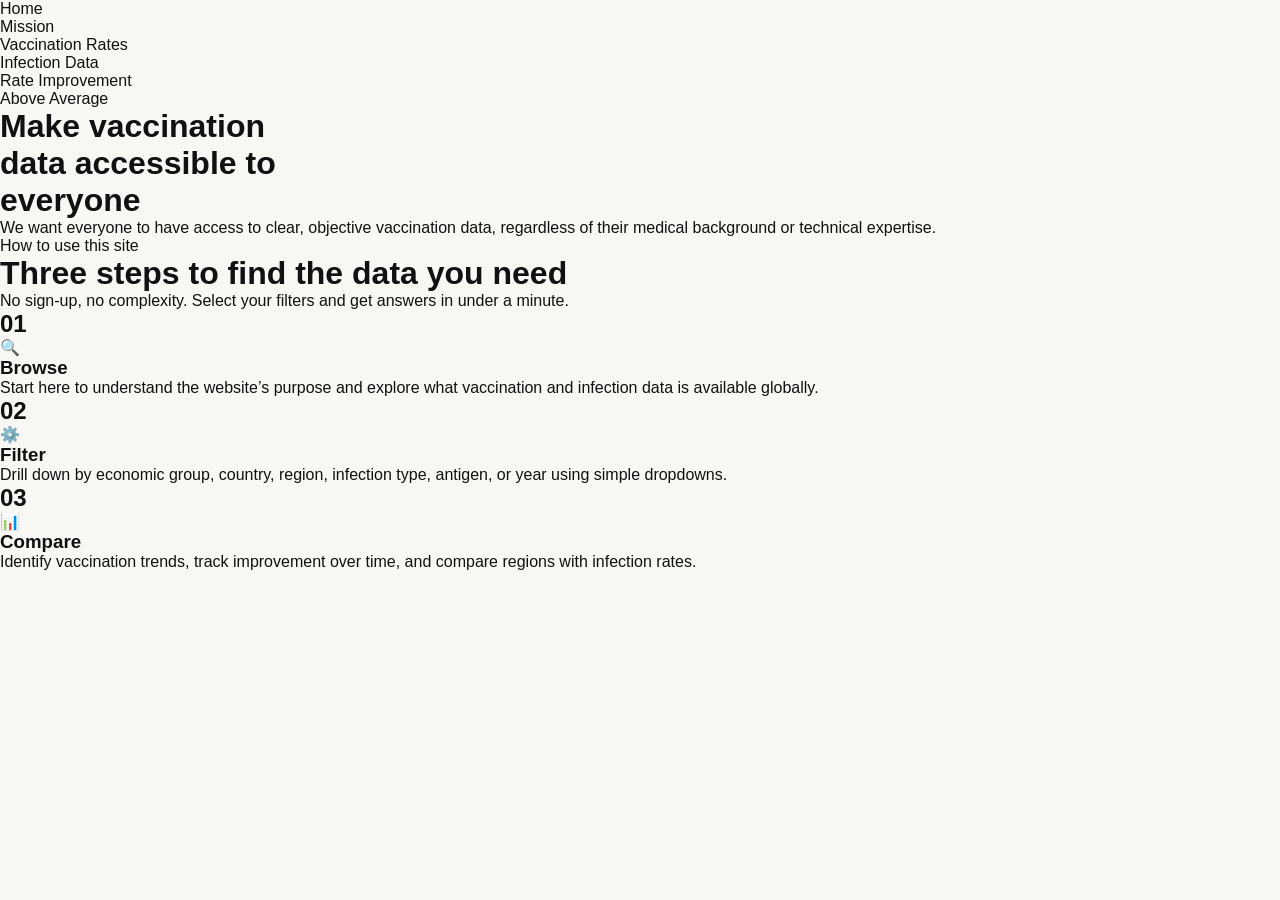
<file: mission.html>
<!doctype html>
<html lang="en">
  <head>
    <meta charset="UTF-8" />
    <meta name="viewport" content="width=device-width, initial-scale=1.0" />
    <title>Document</title>
    <link rel="preconnect" href="https://fonts.googleapis.com" />
    <link
      href="https://fonts.googleapis.com/css2?family=Poppins:wght@300;400;500;700&display=swap"
      rel="stylesheet"
    />
    <link rel="stylesheet" href="./style.css" />
  </head>
  <body>
    <div id="main">
      <!-- Header  -->
      <div id="header">
        <ul id="nav">
          <li><a href="">Home</a></li>
          <li><a href="mission.html" class="active">Mission</a></li>
          <li><a href="">Vaccination Rates</a></li>
          <li><a href="">Infection Data</a></li>
          <li><a href="">Rate Improvement</a></li>
          <li><a href="">Above Average</a></li>
        </ul>
      </div>
      <!-- End header  -->

      <!-- Page 1 -->
      <div id="content_lv1A-page1">
        <div class="decor-circle">
          <div class="dc circle1"></div>
          <div class="dc circle2"></div>
          <div class="dc circle3"></div>
          <div class="dc circle4"></div>
          <div class="dc circle5"></div>
        </div>

        <div class="lv1A-page1_word">
          <h1>
            Make vaccination <br />
            data <span>accessible to</span> <br />
            <span>everyone</span>
          </h1>

          <p class="word_sub">
            We want everyone to have access to clear, objective vaccination
            data, regardless of their medical background or technical expertise.
          </p>
        </div>
      </div>
      <!-- End page 1 -->

      <!-- Page 2 -->
      <div id="content_lv1A-page2">
        <p class="small-title">How to use this site</p>
        <h1>Three steps to find the data you need</h1>
        <p class="sub-title">
          No sign-up, no complexity. Select your filters and get answers in
          under a minute.
        </p>

        <div class="show-card">
          <div class="card card1">
            <h2>01</h2>
            <div class="icon">🔍</div>
            <h3>Browse</h3>
            <p>
              Start here to understand the website’s purpose and explore what
              vaccination and infection data is available globally.
            </p>
          </div>

          <div class="card card2">
            <h2>02</h2>
            <div class="icon">⚙️</div>
            <h3>Filter</h3>
            <p>
              Drill down by economic group, country, region, infection type,
              antigen, or year using simple dropdowns.
            </p>
          </div>

          <div class="card card3">
            <h2>03</h2>
            <div class="icon">📊</div>
            <h3>Compare</h3>
            <p>
              Identify vaccination trends, track improvement over time, and
              compare regions with infection rates.
            </p>
          </div>

          <div class="circlepage2 circle1-page2"></div>
          <div class="circlepage2 circle2-page2"></div>
        </div>
      </div>
      <!-- End page 2 -->

      <!-- Page 3 -->
      <div id="content_lv1A-page2"></div>
    </div>
  </body>
</html>
</file>
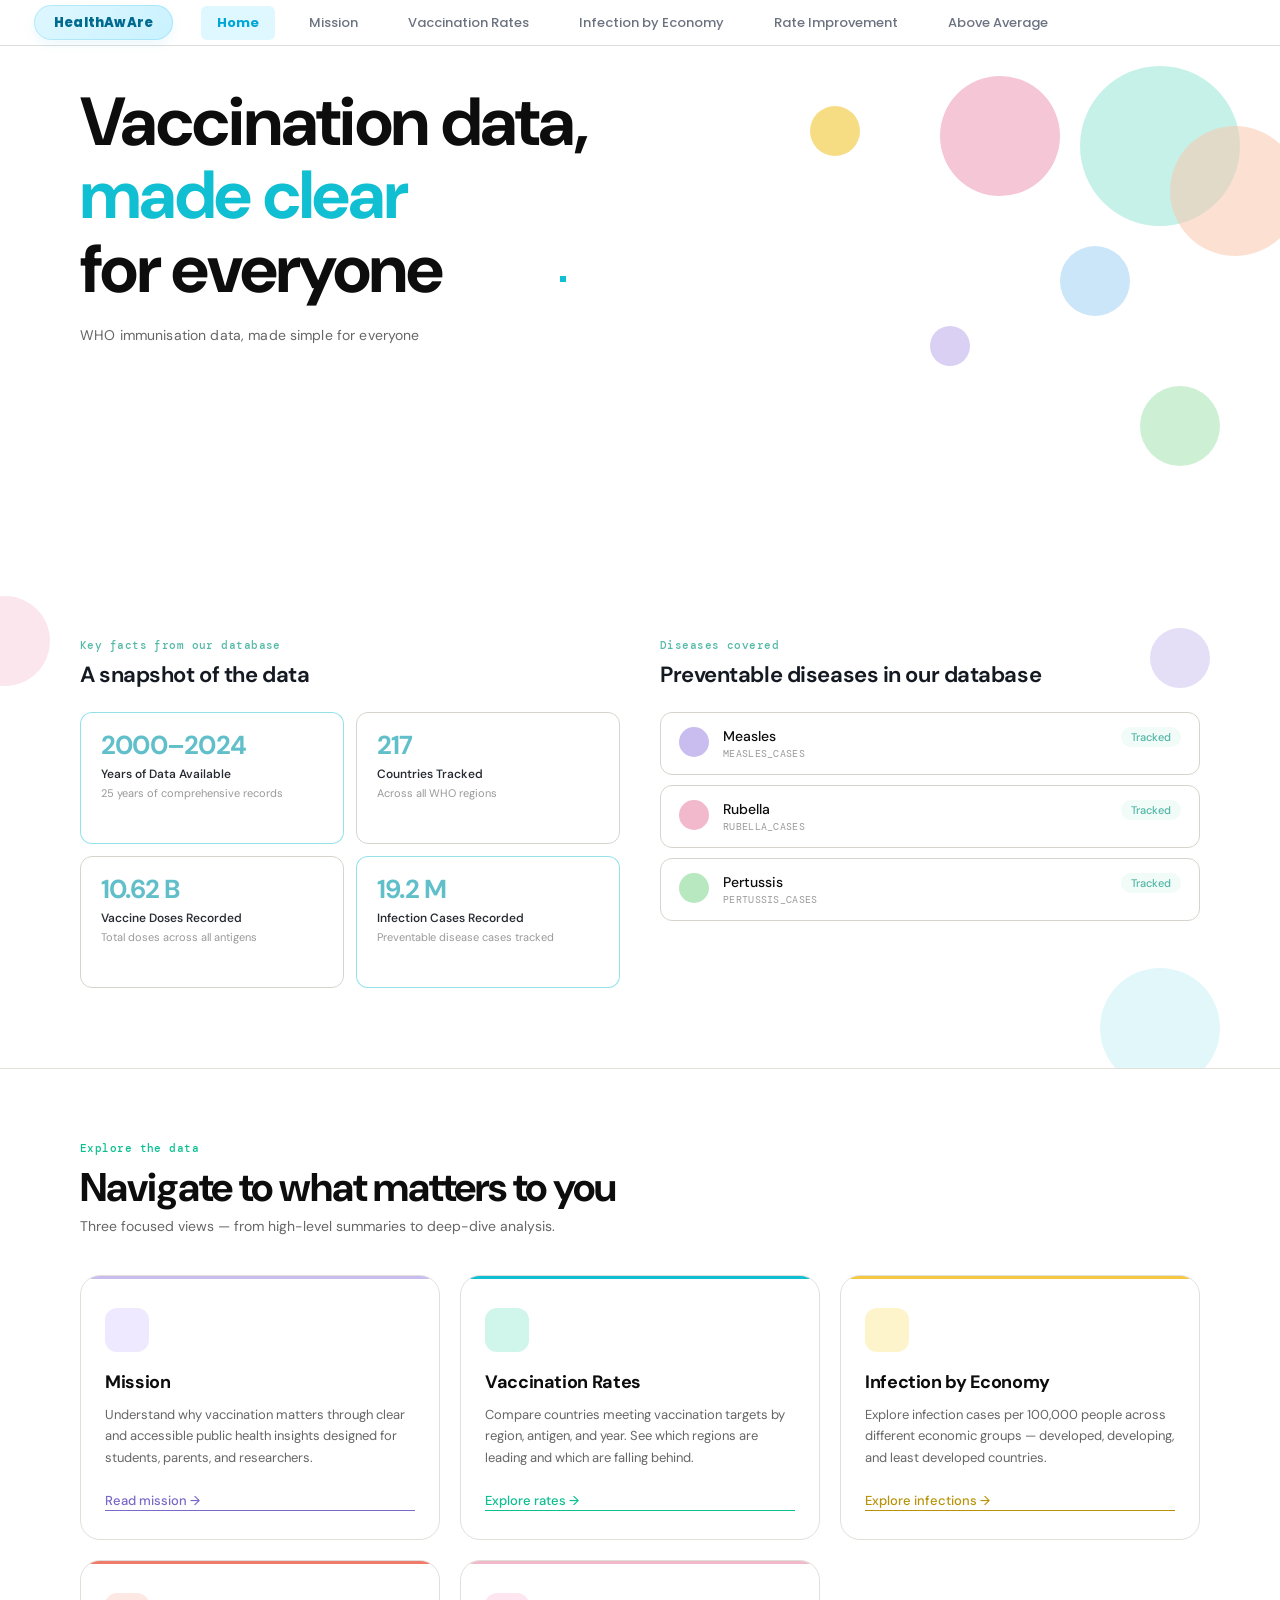
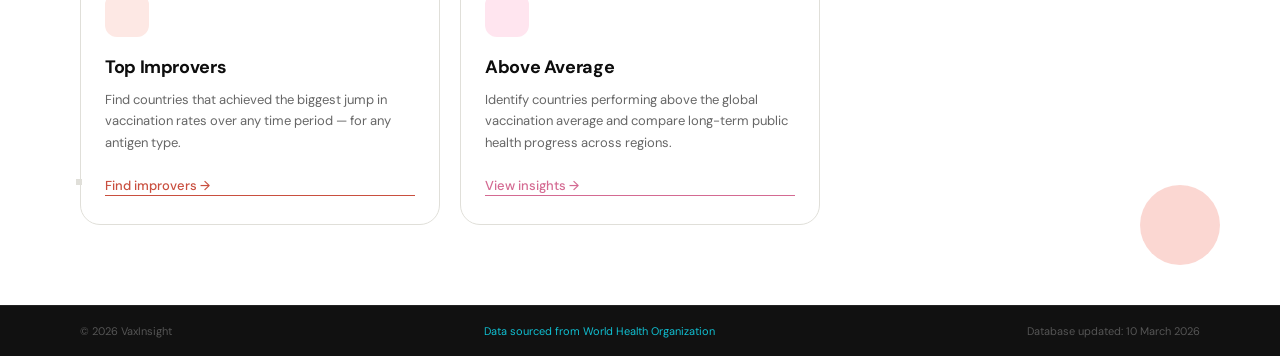
<file: Webpage1.html>
<!DOCTYPE html>
<html lang="en">
<head>
  <meta charset="UTF-8" />
  <meta name="viewport" content="width=device-width, initial-scale=1.0" />
  <title>VaxInsight — Vaccination data, made clear for everyone</title>
  <link rel="preconnect" href="https://fonts.googleapis.com" />
  <link rel="preconnect" href="https://fonts.gstatic.com" crossorigin />
  <link href="https://fonts.googleapis.com/css2?family=Instrument+Serif:ital@0;1&family=DM+Sans:ital,opsz,wght@0,9..40,300;0,9..40,400;0,9..40,500;0,9..40,600;0,9..40,700;1,9..40,300&family=DM+Mono:wght@400;500&family=Poppins:wght@300;400;500;700;800&display=swap" rel="stylesheet" />
  <link rel="stylesheet" href="Webpage1.css" />
</head>
<body>


  <!-- ─── NAV ─────────────────────────────────────────────────── -->
  <div id="header">
    <a class="brand" href="/Webpage1.html">HealthAwAre</a>
    <ul id="nav">
      <li><a href="/Webpage1.html" class="active">Home</a></li>
      <li><a href="/Webpage_2_Mission.html">Mission</a></li>
      <li><a href="/Webpage3.html">Vaccination Rates</a></li>
      <li><a href="/Webpage_4_Economy.html">Infection by Economy</a></li>
      <li><a href="/Webpage5.html">Rate Improvement</a></li>
      <li><a href="/Webpage_6_Average.html">Above Average</a></li>
    </ul>
  </div>

  <!-- ─── HERO ─────────────────────────────────────────────────── -->
  <section class="hero">

    <!-- decorative blobs -->
    <div class="blob blob--yellow"  aria-hidden="true"></div>
    <div class="blob blob--pink"    aria-hidden="true"></div>
    <div class="blob blob--teal"    aria-hidden="true"></div>
    <div class="blob blob--purple"  aria-hidden="true"></div>
    <div class="blob blob--green"   aria-hidden="true"></div>
    <div class="blob blob--coral"   aria-hidden="true"></div>
    <div class="blob blob--blue"    aria-hidden="true"></div>
    <!-- tiny square accent -->
    <div class="hero__sq" aria-hidden="true"></div>

    <div class="hero__content">
      <h1 class="hero__h1">
        Vaccination data,<br>
        <span class="hero__accent">made clear</span><br>
        for everyone
      </h1>
      <p class="hero__sub">WHO immunisation data, made simple for everyone</p>
    </div>
  </section>

  <!-- ─── SNAPSHOT ─────────────────────────────────────────────── -->
  <section class="snapshot">

    <!-- left col: stats -->
    <div class="snapshot__left">
      <p class="snapshot__eyebrow">Key facts from our database</p>
      <h2 class="snapshot__heading">A snapshot of the data</h2>

      <div class="stats-grid">
        <div class="stat-card stat-card--bordered">
          <span class="stat-card__val">2000–2024</span>
          <span class="stat-card__label">Years of Data Available</span>
          <span class="stat-card__sub">25 years of comprehensive records</span>
        </div>
        <div class="stat-card">
          <span class="stat-card__val">217</span>
          <span class="stat-card__label">Countries Tracked</span>
          <span class="stat-card__sub">Across all WHO regions</span>
        </div>
        <div class="stat-card">
          <span class="stat-card__val">10.62 B</span>
          <span class="stat-card__label">Vaccine Doses Recorded</span>
          <span class="stat-card__sub">Total doses across all antigens</span>
        </div>
        <div class="stat-card stat-card--bordered">
          <span class="stat-card__val">19.2 M</span>
          <span class="stat-card__label">Infection Cases Recorded</span>
          <span class="stat-card__sub">Preventable disease cases tracked</span>
        </div>
      </div>
    </div>

    <!-- right col: diseases -->
    <div class="snapshot__right">
      <!-- decorative blob inside section -->
      <div class="snapshot__blob" aria-hidden="true"></div>
      <p class="snapshot__eyebrow">Diseases covered</p>
      <h2 class="snapshot__heading">Preventable diseases in our database</h2>

      <ul class="disease-list">
        <li class="disease-item">
          <span class="disease-item__dot disease-item__dot--measles"></span>
          <div class="disease-item__info">
            <span class="disease-item__name">Measles</span>
            <span class="disease-item__code">MEASLES_CASES</span>
          </div>
          <span class="disease-item__badge">Tracked</span>
        </li>
        <li class="disease-item">
          <span class="disease-item__dot disease-item__dot--rubella"></span>
          <div class="disease-item__info">
            <span class="disease-item__name">Rubella</span>
            <span class="disease-item__code">RUBELLA_CASES</span>
          </div>
          <span class="disease-item__badge">Tracked</span>
        </li>
        <li class="disease-item">
          <span class="disease-item__dot disease-item__dot--pertussis"></span>
          <div class="disease-item__info">
            <span class="disease-item__name">Pertussis</span>
            <span class="disease-item__code">PERTUSSIS_CASES</span>
          </div>
          <span class="disease-item__badge">Tracked</span>
        </li>
      </ul>
    </div>

    <!-- extra blobs around snapshot -->
    <div class="snapshot__blob-tl" aria-hidden="true"></div>
    <div class="snapshot__blob-br" aria-hidden="true"></div>
  </section>

  <!-- ─── EXPLORE ───────────────────────────────────────────────── -->
  <section class="explore">
    <p class="explore__eyebrow">Explore the data</p>
    <h2 class="explore__heading">Navigate to what matters to you</h2>
    <p class="explore__sub">Three focused views — from high-level summaries to deep-dive analysis.</p>

    <div class="cards-row">
      <article class="exp-card">
        <div class="exp-card__accent exp-card__accent--purple"></div>
        <div class="exp-card__icon exp-card__icon--purple"></div>
        <h3 class="exp-card__title">Mission</h3>
        <p class="exp-card__body">
    Understand why vaccination matters through clear and accessible public health insights designed for students, parents, and researchers.
        </p>
        <a href="/Webpage_2_Mission.html" class="exp-card__link exp-card__link--purple">Read mission →</a>
      </article>
      <article class="exp-card">
        <div class="exp-card__accent exp-card__accent--teal"></div>
        <div class="exp-card__icon exp-card__icon--teal"></div>
        <h3 class="exp-card__title">Vaccination Rates</h3>
        <p class="exp-card__body">Compare countries meeting vaccination targets by region, antigen, and year. See which regions are leading and which are falling behind.</p>
        <a href="/Webpage3.html" class="exp-card__link exp-card__link--teal">Explore rates →</a>
      </article>

      <article class="exp-card">
        <div class="exp-card__accent exp-card__accent--yellow"></div>
        <div class="exp-card__icon exp-card__icon--yellow"></div>
        <h3 class="exp-card__title">Infection by Economy</h3>
        <p class="exp-card__body">Explore infection cases per 100,000 people across different economic groups — developed, developing, and least developed countries.</p>
        <a href="/Webpage_4_Economy.html" class="exp-card__link exp-card__link--yellow">Explore infections →</a>
      </article>

      <article class="exp-card">
        <div class="exp-card__accent exp-card__accent--coral"></div>
        <div class="exp-card__icon exp-card__icon--coral"></div>
        <h3 class="exp-card__title">Top Improvers</h3>
        <p class="exp-card__body">Find countries that achieved the biggest jump in vaccination rates over any time period — for any antigen type.</p>
        <a href="/Webpage5.html" class="exp-card__link exp-card__link--coral">Find improvers →</a>
      </article>
      <article class="exp-card">
        <div class="exp-card__accent exp-card__accent--pink"></div>
        <div class="exp-card__icon exp-card__icon--pink"></div>
        <h3 class="exp-card__title">Above Average</h3>
        <p class="exp-card__body">
          Identify countries performing above the global vaccination average and compare long-term public health progress across regions.
        </p>
        <a href="/Webpage_6_Average.html" class="exp-card__link exp-card__link--pink">View insights →</a>
      </article>
    </div>

    <!-- bottom-right floating blob -->
    <div class="explore__blob" aria-hidden="true"></div>
    <!-- tiny square accent -->
    <div class="explore__sq" aria-hidden="true"></div>
  </section>

  <!-- ─── FOOTER ────────────────────────────────────────────────── -->
  <footer class="footer">
    <span class="footer__copy">© 2026 VaxInsight</span>
    <a href="#" class="footer__source">Data sourced from World Health Organization</a>
    <span class="footer__date">Database updated: 10 March 2026</span>
  </footer>

</body>
</html>
</file>
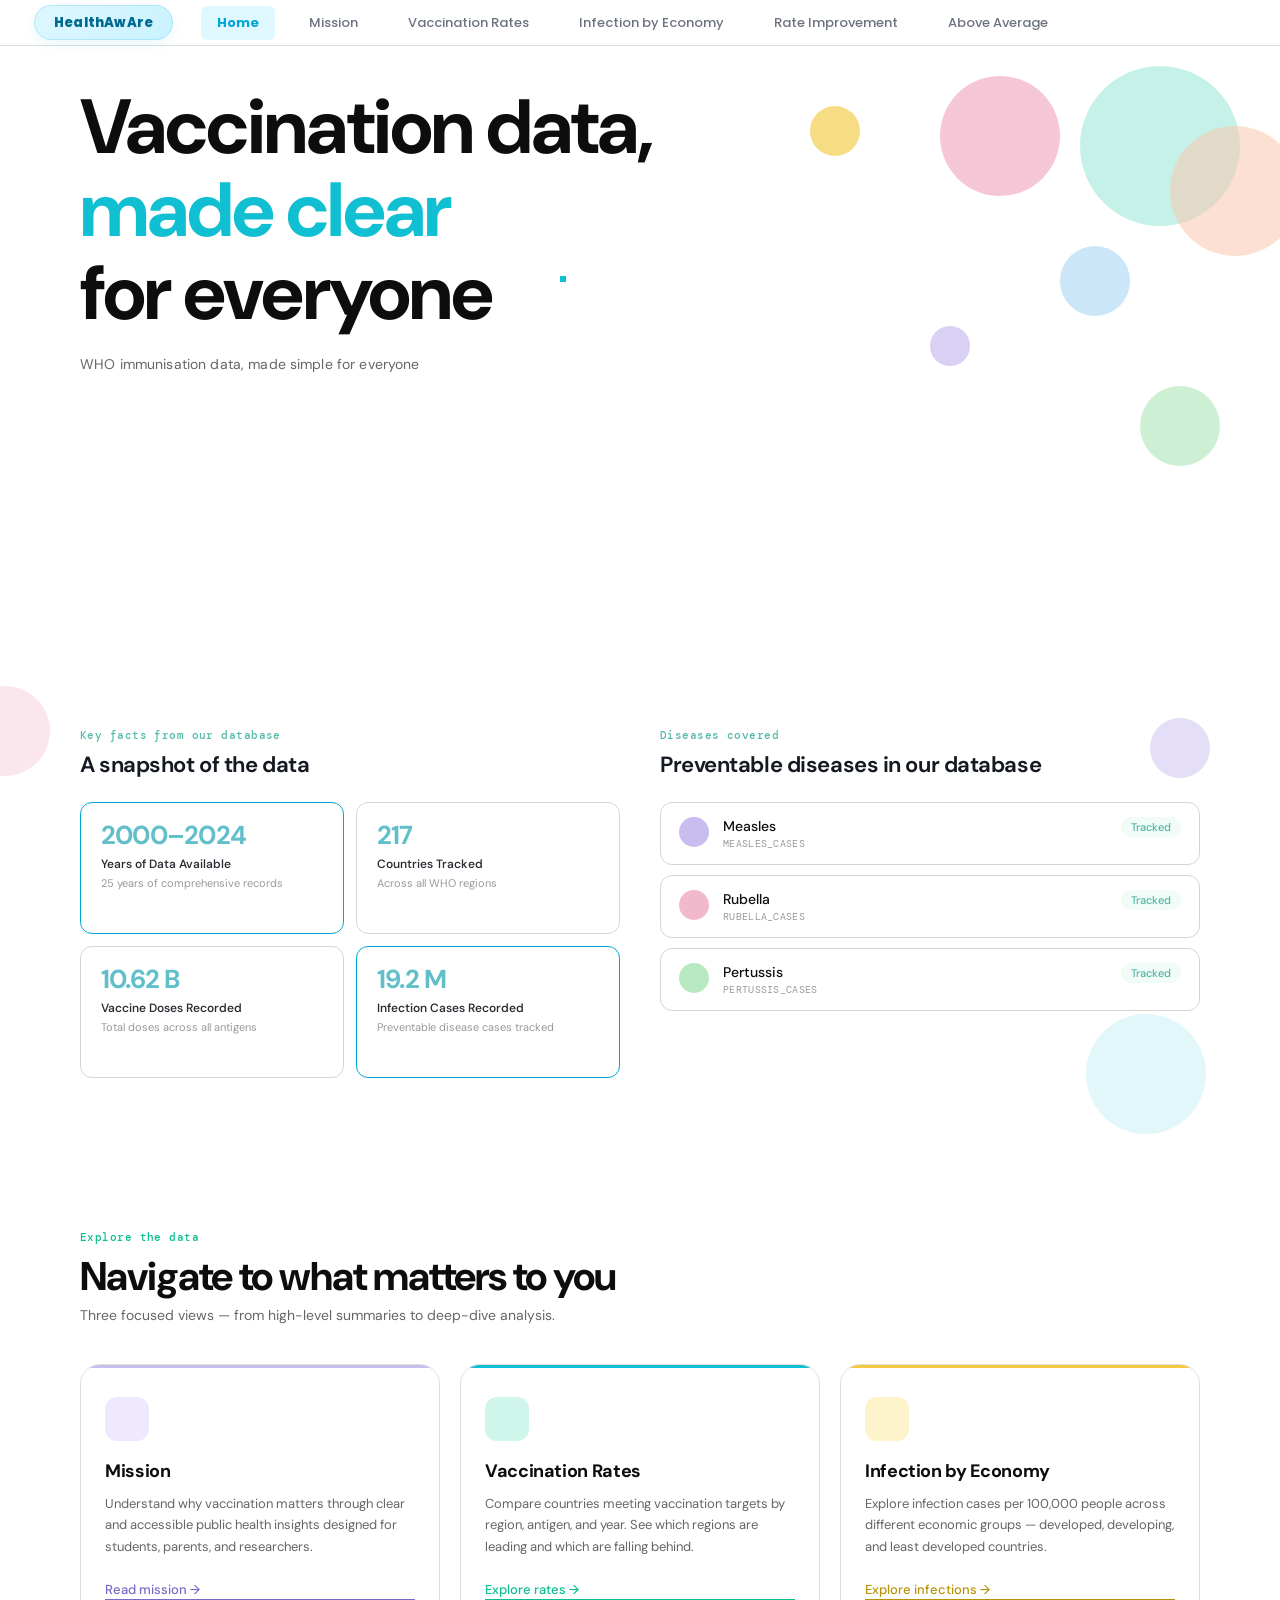
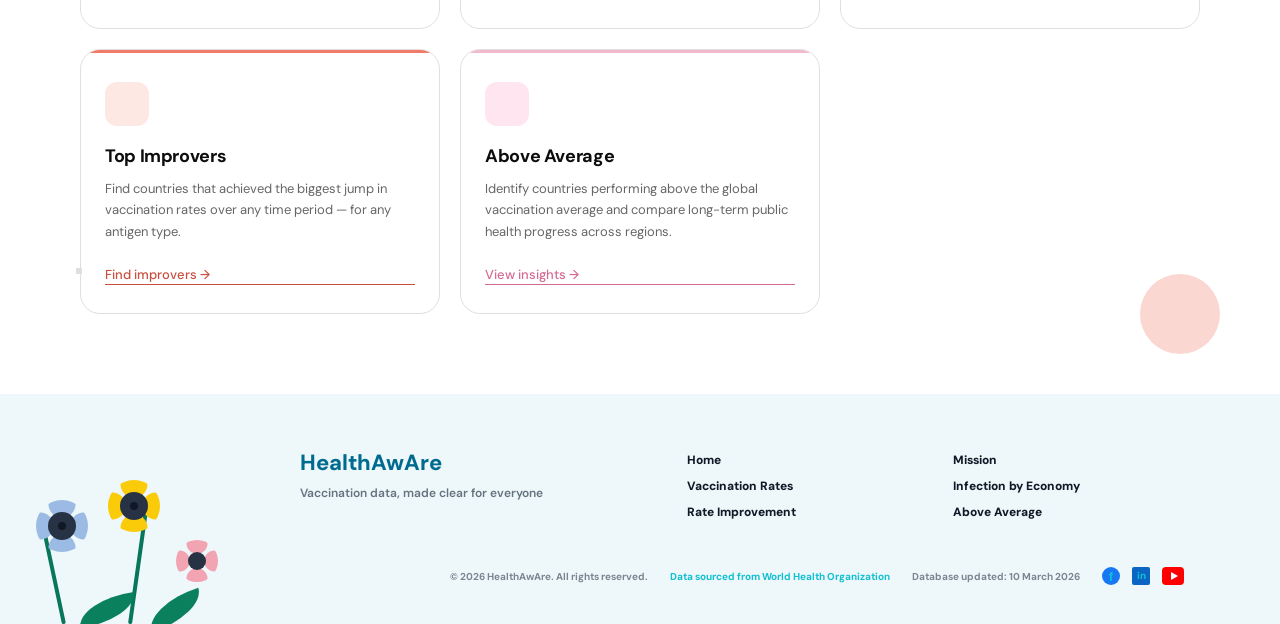
<file: Html/Webpage1.html>
<!DOCTYPE html>
<html lang="en">
<head>
  <meta charset="UTF-8" />
  <meta name="viewport" content="width=device-width, initial-scale=1.0" />
  <title>VaxInsight — Vaccination data, made clear for everyone</title>
  <link rel="preconnect" href="https://fonts.googleapis.com" />
  <link rel="preconnect" href="https://fonts.gstatic.com" crossorigin />
  <link href="https://fonts.googleapis.com/css2?family=Instrument+Serif:ital@0;1&family=DM+Sans:ital,opsz,wght@0,9..40,300;0,9..40,400;0,9..40,500;0,9..40,600;0,9..40,700;1,9..40,300&family=DM+Mono:wght@400;500&family=Poppins:wght@300;400;500;700;800&display=swap" rel="stylesheet" />
  <link rel="stylesheet" href="/CSS/Webpage1.css" />
</head>
<body>


  <!-- ─── NAV ─────────────────────────────────────────────────── -->
  <div id="header">
    <a class="brand" href="/Webpage1.html">HealthAwAre</a>
    <ul id="nav">
      <li><a href="/Webpage1.html" class="active">Home</a></li>
      <li><a href="/Webpage_2_Mission.html">Mission</a></li>
      <li><a href="/Webpage3.html">Vaccination Rates</a></li>
      <li><a href="/Webpage_4_Economy.html">Infection by Economy</a></li>
      <li><a href="/Webpage5.html">Rate Improvement</a></li>
      <li><a href="/Webpage_6_Average.html">Above Average</a></li>
    </ul>
  </div>

  <!-- ─── HERO ─────────────────────────────────────────────────── -->
  <section class="hero">

    <!-- decorative blobs -->
    <div class="blob blob--yellow"  aria-hidden="true"></div>
    <div class="blob blob--pink"    aria-hidden="true"></div>
    <div class="blob blob--teal"    aria-hidden="true"></div>
    <div class="blob blob--purple"  aria-hidden="true"></div>
    <div class="blob blob--green"   aria-hidden="true"></div>
    <div class="blob blob--coral"   aria-hidden="true"></div>
    <div class="blob blob--blue"    aria-hidden="true"></div>
    <!-- tiny square accent -->
    <div class="hero__sq" aria-hidden="true"></div>

    <div class="hero__content">
      <h1 class="hero__h1">
        Vaccination data,<br>
        <span class="hero__accent">made clear</span><br>
        for everyone
      </h1>
      <p class="hero__sub">WHO immunisation data, made simple for everyone</p>
    </div>
  </section>

  <!-- ─── SNAPSHOT ─────────────────────────────────────────────── -->
  <section class="snapshot">

    <!-- left col: stats -->
    <div class="snapshot__left">
      <p class="snapshot__eyebrow">Key facts from our database</p>
      <h2 class="snapshot__heading">A snapshot of the data</h2>

      <div class="stats-grid">
        <div class="stat-card stat-card--bordered">
          <span class="stat-card__val">2000–2024</span>
          <span class="stat-card__label">Years of Data Available</span>
          <span class="stat-card__sub">25 years of comprehensive records</span>
        </div>
        <div class="stat-card">
          <span class="stat-card__val">217</span>
          <span class="stat-card__label">Countries Tracked</span>
          <span class="stat-card__sub">Across all WHO regions</span>
        </div>
        <div class="stat-card">
          <span class="stat-card__val">10.62 B</span>
          <span class="stat-card__label">Vaccine Doses Recorded</span>
          <span class="stat-card__sub">Total doses across all antigens</span>
        </div>
        <div class="stat-card stat-card--bordered">
          <span class="stat-card__val">19.2 M</span>
          <span class="stat-card__label">Infection Cases Recorded</span>
          <span class="stat-card__sub">Preventable disease cases tracked</span>
        </div>
      </div>
    </div>

    <!-- right col: diseases -->
    <div class="snapshot__right">
      <!-- decorative blob inside section -->
      <div class="snapshot__blob" aria-hidden="true"></div>
      <p class="snapshot__eyebrow">Diseases covered</p>
      <h2 class="snapshot__heading">Preventable diseases in our database</h2>

      <ul class="disease-list">
        <li class="disease-item">
          <span class="disease-item__dot disease-item__dot--measles"></span>
          <div class="disease-item__info">
            <span class="disease-item__name">Measles</span>
            <span class="disease-item__code">MEASLES_CASES</span>
          </div>
          <span class="disease-item__badge">Tracked</span>
        </li>
        <li class="disease-item">
          <span class="disease-item__dot disease-item__dot--rubella"></span>
          <div class="disease-item__info">
            <span class="disease-item__name">Rubella</span>
            <span class="disease-item__code">RUBELLA_CASES</span>
          </div>
          <span class="disease-item__badge">Tracked</span>
        </li>
        <li class="disease-item">
          <span class="disease-item__dot disease-item__dot--pertussis"></span>
          <div class="disease-item__info">
            <span class="disease-item__name">Pertussis</span>
            <span class="disease-item__code">PERTUSSIS_CASES</span>
          </div>
          <span class="disease-item__badge">Tracked</span>
        </li>
      </ul>
    </div>

    <!-- extra blobs around snapshot -->
    <div class="snapshot__blob-tl" aria-hidden="true"></div>
    <div class="snapshot__blob-br" aria-hidden="true"></div>
  </section>

  <!-- ─── EXPLORE ───────────────────────────────────────────────── -->
  <section class="explore">
    <p class="explore__eyebrow">Explore the data</p>
    <h2 class="explore__heading">Navigate to what matters to you</h2>
    <p class="explore__sub">Three focused views — from high-level summaries to deep-dive analysis.</p>

    <div class="cards-row">
      <article class="exp-card">
        <div class="exp-card__accent exp-card__accent--purple"></div>
        <div class="exp-card__icon exp-card__icon--purple"></div>
        <h3 class="exp-card__title">Mission</h3>
        <p class="exp-card__body">
    Understand why vaccination matters through clear and accessible public health insights designed for students, parents, and researchers.
        </p>
        <a href="/Webpage_2_Mission.html" class="exp-card__link exp-card__link--purple">Read mission →</a>
      </article>
      <article class="exp-card">
        <div class="exp-card__accent exp-card__accent--teal"></div>
        <div class="exp-card__icon exp-card__icon--teal"></div>
        <h3 class="exp-card__title">Vaccination Rates</h3>
        <p class="exp-card__body">Compare countries meeting vaccination targets by region, antigen, and year. See which regions are leading and which are falling behind.</p>
        <a href="/Webpage3.html" class="exp-card__link exp-card__link--teal">Explore rates →</a>
      </article>

      <article class="exp-card">
        <div class="exp-card__accent exp-card__accent--yellow"></div>
        <div class="exp-card__icon exp-card__icon--yellow"></div>
        <h3 class="exp-card__title">Infection by Economy</h3>
        <p class="exp-card__body">Explore infection cases per 100,000 people across different economic groups — developed, developing, and least developed countries.</p>
        <a href="/Webpage_4_Economy.html" class="exp-card__link exp-card__link--yellow">Explore infections →</a>
      </article>

      <article class="exp-card">
        <div class="exp-card__accent exp-card__accent--coral"></div>
        <div class="exp-card__icon exp-card__icon--coral"></div>
        <h3 class="exp-card__title">Top Improvers</h3>
        <p class="exp-card__body">Find countries that achieved the biggest jump in vaccination rates over any time period — for any antigen type.</p>
        <a href="/Webpage5.html" class="exp-card__link exp-card__link--coral">Find improvers →</a>
      </article>
      <article class="exp-card">
        <div class="exp-card__accent exp-card__accent--pink"></div>
        <div class="exp-card__icon exp-card__icon--pink"></div>
        <h3 class="exp-card__title">Above Average</h3>
        <p class="exp-card__body">
          Identify countries performing above the global vaccination average and compare long-term public health progress across regions.
        </p>
        <a href="/Webpage_6_Average.html" class="exp-card__link exp-card__link--pink">View insights →</a>
      </article>
    </div>

    <!-- bottom-right floating blob -->
    <div class="explore__blob" aria-hidden="true"></div>
    <!-- tiny square accent -->
    <div class="explore__sq" aria-hidden="true"></div>
  </section>

  <!-- ─── FOOTER ────────────────────────────────────────────────── -->
  <footer class="footer">
    <div class="footer__decor" aria-hidden="true">
      <span class="footer__stem footer__stem--one"></span>
      <span class="footer__stem footer__stem--two"></span>
      <span class="footer__flower footer__flower--blue"></span>
      <span class="footer__flower footer__flower--yellow"></span>
      <span class="footer__flower footer__flower--pink"></span>
      <span class="footer__leaf footer__leaf--one"></span>
      <span class="footer__leaf footer__leaf--two"></span>
    </div>

    <div class="footer__brand">
      <strong>HealthAwAre</strong>
      <span>Vaccination data, made clear for everyone</span>
    </div>

    <nav class="footer__nav" aria-label="Footer navigation">
      <a href="/Webpage1.html">Home</a>
      <a href="/Webpage_2_Mission.html">Mission</a>
      <a href="/Webpage3.html">Vaccination Rates</a>
      <a href="/Webpage_4_Economy.html">Infection by Economy</a>
      <a href="/Webpage5.html">Rate Improvement</a>
      <a href="/Webpage_6_Average.html">Above Average</a>
    </nav>

    <div class="footer__meta">
      <span>© 2026 HealthAwAre. All rights reserved.</span>
      <a href="#">Data sourced from World Health Organization</a>
      <span>Database updated: 10 March 2026</span>
      <div class="footer__social" aria-label="Social links">
        <a class="footer__social-link footer__social-link--facebook" href="#" aria-label="Facebook">f</a>
        <a class="footer__social-link footer__social-link--linkedin" href="#" aria-label="LinkedIn">in</a>
        <a class="footer__social-link footer__social-link--youtube" href="#" aria-label="YouTube">
          <span></span>
        </a>
      </div>
    </div>
  </footer>

</body>
</html>
</file>
<file: style.css>
/* ─────────────────────────────────────────────────────────────────────────
   VaxInsight — Home Page Styles
   Font stack: Instrument Serif (display) + DM Sans (body) + DM Mono (code)
   ───────────────────────────────────────────────────────────────────────── */

/* ── TOKENS ── */
:root {
  --clr-bg:        #f8f7f3;
  --clr-white:     #ffffff;
  --clr-black:     #0d0d0d;
  --clr-nav:       #111111;

  --clr-teal:      #23e5b0;
  --clr-teal-dark: #0cbf90;
  --clr-yellow:    #f5c842;
  --clr-coral:     #f07b6b;
  --clr-pink:      #f2b8cc;
  --clr-purple:    #c9bdf0;
  --clr-green:     #b8e8c0;
  --clr-orange:    #f97316;

  --clr-text:      #111111;
  --clr-muted:     #666666;
  --clr-subtle:    #999999;
  --clr-border:    #e0dfd9;

  --font-display:  'Instrument Serif', Georgia, serif;
  --font-body:     'DM Sans', sans-serif;
  --font-mono:     'DM Mono', monospace;

  --nav-h:         48px;
  --radius-sm:     6px;
  --radius-md:     12px;
  --radius-lg:     20px;
  --radius-pill:   999px;
}

/* ── RESET ── */
*, *::before, *::after { box-sizing: border-box; margin: 0; padding: 0; }
html { scroll-behavior: smooth; }
body {
  font-family: var(--font-body);
  background: var(--clr-bg);
  color: var(--clr-text);
  -webkit-font-smoothing: antialiased;
  overflow-x: hidden;
}
a { text-decoration: none; color: inherit; }
ul { list-style: none; }
img { display: block; max-width: 100%; }


/* ═══════════════════════════════════════════════════════════════
   NAV
═══════════════════════════════════════════════════════════════ */
.nav {
  position: sticky;
  top: 0;
  z-index: 100;
  display: flex;
  align-items: center;
  gap: 0;
  height: var(--nav-h);
  background: var(--clr-nav);
  padding: 0 28px;
}

/* logo */
.nav__logo {
  display: flex;
  align-items: center;
  gap: 8px;
  margin-right: 6px;
}
.nav__logo-dot {
  width: 10px;
  height: 10px;
  border-radius: 50%;
  background: var(--clr-orange);
  flex-shrink: 0;
}
.nav__logo-text {
  color: var(--clr-white);
  font-size: 14px;
  font-weight: 600;
  letter-spacing: -0.01em;
  border: 1.5px solid #444;
  padding: 3px 10px;
  border-radius: var(--radius-pill);
}

/* active pill */
.nav__link--active {
  background: var(--clr-teal) !important;
  color: var(--clr-black) !important;
  font-weight: 600;
  padding: 4px 14px !important;
  border-radius: var(--radius-pill);
}

/* links */
.nav__links {
  display: flex;
  align-items: center;
  gap: 2px;
  flex: 1;
  padding-left: 8px;
}
.nav__link {
  color: #aaaaaa;
  font-size: 13px;
  font-weight: 400;
  padding: 4px 12px;
  border-radius: var(--radius-pill);
  transition: color 0.15s;
  white-space: nowrap;
}
.nav__link:hover {
  color: var(--clr-white);
}

/* badge */
.nav__badge {
  margin-left: auto;
  font-size: 11px;
  color: var(--clr-orange);
  border: 1.5px solid var(--clr-orange);
  padding: 3px 10px;
  border-radius: var(--radius-pill);
  white-space: nowrap;
}


/* ═══════════════════════════════════════════════════════════════
   HERO
═══════════════════════════════════════════════════════════════ */
.hero {
  position: relative;
  min-height: 520px;
  display: flex;
  align-items: flex-start;
  padding: 80px 80px 60px;
  overflow: hidden;
  background: var(--clr-white);
}

.hero__content {
  position: relative;
  z-index: 2;
  max-width: 680px;
}

.hero__h1 {
  font-family: var(--font-body);
  font-size: clamp(44px, 6vw, 68px);
  font-weight: 700;
  line-height: 1.08;
  letter-spacing: -0.025em;
  color: var(--clr-black);
}

.hero__accent {
  color: var(--clr-teal);
}

.hero__sub {
  margin-top: 20px;
  font-size: 14px;
  color: var(--clr-muted);
  font-weight: 400;
  letter-spacing: 0.01em;
}

/* tiny square accent */
.hero__sq {
  position: absolute;
  width: 6px;
  height: 6px;
  background: var(--clr-teal);
  top: 230px;
  left: 560px;
  z-index: 2;
}

/* ── BLOBS ── */
.blob {
  position: absolute;
  border-radius: 50%;
  z-index: 1;
}
.blob--yellow  { width: 50px;  height: 50px;  background: #f5d76e; top: 60px;  right: 420px; opacity: 0.85; }
.blob--pink    { width: 120px; height: 120px; background: #f2b8cc; top: 30px;  right: 220px; opacity: 0.80; }
.blob--teal    { width: 160px; height: 160px; background: #b2ede1; top: 20px;  right: 40px;  opacity: 0.75; }
.blob--purple  { width: 40px;  height: 40px;  background: #c9bdf0; top: 280px; right: 310px; opacity: 0.70; }
.blob--green   { width: 80px;  height: 80px;  background: #b8e8c0; top: 340px; right: 60px;  opacity: 0.70; }
.blob--coral   { width: 130px; height: 130px; background: #f9c8b0; top: 80px;  right: -20px; opacity: 0.55; }
.blob--blue    { width: 70px;  height: 70px;  background: #a8d4f5; top: 200px; right: 150px; opacity: 0.60; }


/* ═══════════════════════════════════════════════════════════════
   SNAPSHOT
═══════════════════════════════════════════════════════════════ */
.snapshot {
  position: relative;
  display: grid;
  grid-template-columns: 1fr 1fr;
  gap: 40px;
  padding: 72px 80px 80px;
  background: var(--clr-bg);
  overflow: hidden;
}

.snapshot__eyebrow {
  font-family: var(--font-mono);
  font-size: 11px;
  color: var(--clr-teal-dark);
  letter-spacing: 0.04em;
  margin-bottom: 10px;
  font-weight: 500;
}

.snapshot__heading {
  font-size: 22px;
  font-weight: 700;
  color: var(--clr-black);
  letter-spacing: -0.02em;
  margin-bottom: 24px;
  line-height: 1.2;
}

/* stat grid */
.stats-grid {
  display: grid;
  grid-template-columns: 1fr 1fr;
  gap: 12px;
}

.stat-card {
  background: var(--clr-white);
  border: 1px solid var(--clr-border);
  border-radius: var(--radius-md);
  padding: 18px 20px;
  display: flex;
  flex-direction: column;
  gap: 4px;
}

.stat-card--bordered {
  border: 1.5px solid var(--clr-teal);
}

.stat-card__val {
  font-size: 26px;
  font-weight: 700;
  letter-spacing: -0.03em;
  color: var(--clr-teal);
  line-height: 1.1;
}

.stat-card__label {
  font-size: 12px;
  font-weight: 600;
  color: var(--clr-black);
  margin-top: 2px;
}

.stat-card__sub {
  font-size: 11px;
  color: var(--clr-subtle);
}

/* disease list */
.snapshot__right {
  position: relative;
}

.disease-list {
  display: flex;
  flex-direction: column;
  gap: 10px;
  margin-top: 4px;
}

.disease-item {
  display: flex;
  align-items: center;
  gap: 14px;
  background: var(--clr-white);
  border: 1px solid var(--clr-border);
  border-radius: var(--radius-md);
  padding: 14px 18px;
}

.disease-item__dot {
  width: 30px;
  height: 30px;
  border-radius: 50%;
  flex-shrink: 0;
}
.disease-item__dot--measles  { background: #c9bdf0; }
.disease-item__dot--rubella  { background: #f2b8cc; }
.disease-item__dot--pertussis{ background: #b8e8c0; }

.disease-item__info {
  display: flex;
  flex-direction: column;
  flex: 1;
  gap: 2px;
}

.disease-item__name {
  font-size: 14px;
  font-weight: 500;
  color: var(--clr-black);
}

.disease-item__code {
  font-family: var(--font-mono);
  font-size: 10px;
  color: var(--clr-subtle);
  letter-spacing: 0.03em;
}

.disease-item__badge {
  font-size: 11px;
  font-weight: 500;
  color: var(--clr-teal-dark);
  background: #e1f9f2;
  border-radius: var(--radius-pill);
  padding: 3px 10px;
}

/* decorative blobs inside snapshot */
.snapshot__blob {
  position: absolute;
  width: 60px;
  height: 60px;
  border-radius: 50%;
  background: var(--clr-purple);
  opacity: 0.5;
  top: -10px;
  right: -10px;
  z-index: 0;
  pointer-events: none;
}

.snapshot__blob-tl {
  position: absolute;
  width: 90px;
  height: 90px;
  border-radius: 50%;
  background: #f2b8cc;
  opacity: 0.35;
  top: 30px;
  left: -40px;
  pointer-events: none;
}

.snapshot__blob-br {
  position: absolute;
  width: 120px;
  height: 120px;
  border-radius: 50%;
  background: var(--clr-teal);
  opacity: 0.12;
  bottom: -20px;
  right: 60px;
  pointer-events: none;
}


/* ═══════════════════════════════════════════════════════════════
   EXPLORE / CARDS
═══════════════════════════════════════════════════════════════ */
.explore {
  position: relative;
  padding: 72px 80px 80px;
  background: var(--clr-white);
  border-top: 1px solid var(--clr-border);
  overflow: hidden;
}

.explore__eyebrow {
  font-family: var(--font-mono);
  font-size: 11px;
  color: var(--clr-teal-dark);
  letter-spacing: 0.04em;
  margin-bottom: 10px;
  font-weight: 500;
}

.explore__heading {
  font-size: clamp(26px, 4vw, 40px);
  font-weight: 700;
  color: var(--clr-black);
  letter-spacing: -0.025em;
  line-height: 1.1;
  margin-bottom: 8px;
}

.explore__sub {
  font-size: 14px;
  color: var(--clr-muted);
  margin-bottom: 40px;
}

/* three cards */
.cards-row {
  display: grid;
  grid-template-columns: repeat(3, 1fr);
  gap: 20px;
}

.exp-card {
  background: var(--clr-white);
  border: 1px solid var(--clr-border);
  border-radius: var(--radius-lg);
  padding: 24px 24px 28px;
  display: flex;
  flex-direction: column;
  gap: 0;
  transition: box-shadow 0.2s, transform 0.2s;
  position: relative;
  overflow: hidden;
}

.exp-card:hover {
  box-shadow: 0 8px 32px rgba(0,0,0,0.08);
  transform: translateY(-2px);
}

/* top accent bar */
.exp-card__accent {
  position: absolute;
  top: 0;
  left: 0;
  right: 0;
  height: 3px;
  border-radius: var(--radius-lg) var(--radius-lg) 0 0;
}
.exp-card__accent--teal   { background: var(--clr-teal); }
.exp-card__accent--yellow { background: var(--clr-yellow); }
.exp-card__accent--coral  { background: var(--clr-coral); }

.exp-card__accent--purple { background: var(--clr-purple); }
.exp-card__accent--pink   { background: var(--clr-pink); }

.exp-card__icon--purple { background: #efe9ff; }
.exp-card__icon--pink   { background: #ffe5ef; }

.exp-card__link--purple { color: #7a69c7; }
.exp-card__link--pink   { color: #d46a92; }
/* icon blob */
.exp-card__icon {
  width: 44px;
  height: 44px;
  border-radius: var(--radius-md);
  margin-bottom: 20px;
  margin-top: 8px;
}
.exp-card__icon--teal   { background: #d0f5eb; }
.exp-card__icon--yellow { background: #fef4cc; }
.exp-card__icon--coral  { background: #fde8e4; }

.exp-card__title {
  font-size: 18px;
  font-weight: 700;
  color: var(--clr-black);
  letter-spacing: -0.02em;
  margin-bottom: 10px;
  line-height: 1.2;
}

.exp-card__body {
  font-size: 13px;
  color: var(--clr-muted);
  line-height: 1.65;
  flex: 1;
  margin-bottom: 24px;
}

/* cta link */
.exp-card__link {
  display: inline-block;
  font-size: 13px;
  font-weight: 500;
  border-bottom: 1.5px solid currentColor;
  padding-bottom: 1px;
  transition: opacity 0.15s;
}
.exp-card__link:hover { opacity: 0.7; }
.exp-card__link--teal   { color: var(--clr-teal-dark); }
.exp-card__link--yellow { color: #b8930a; }
.exp-card__link--coral  { color: #c94f3f; }

/* floating blob + sq */
.explore__blob {
  position: absolute;
  width: 80px;
  height: 80px;
  border-radius: 50%;
  background: var(--clr-coral);
  opacity: 0.30;
  bottom: 40px;
  right: 60px;
  pointer-events: none;
  z-index: 1;
}
.explore__sq {
  position: absolute;
  width: 6px;
  height: 6px;
  background: var(--clr-border);
  bottom: 120px;
  left: 76px;
  pointer-events: none;
}


/* ═══════════════════════════════════════════════════════════════
   FOOTER
═══════════════════════════════════════════════════════════════ */
.footer {
  display: flex;
  align-items: center;
  justify-content: space-between;
  padding: 18px 80px;
  background: var(--clr-nav);
  border-top: 1px solid #222;
}

.footer__copy,
.footer__date {
  font-size: 11px;
  color: #555;
}

.footer__source {
  font-size: 11px;
  color: var(--clr-teal);
  transition: opacity 0.15s;
}

.footer__source:hover {
  opacity: 0.75;
}


/* ═══════════════════════════════════════════════════════════════
   ANIMATIONS
═══════════════════════════════════════════════════════════════ */

/* Fade-up on load */
@keyframes fadeUp {
  from { opacity: 0; transform: translateY(20px); }
  to   { opacity: 1; transform: translateY(0); }
}

.hero__content {
  animation: fadeUp 0.6s ease both;
  animation-delay: 0.1s;
}

.stats-grid {
  animation: fadeUp 0.6s ease both;
  animation-delay: 0.15s;
}

.disease-list {
  animation: fadeUp 0.6s ease both;
  animation-delay: 0.2s;
}

.cards-row {
  animation: fadeUp 0.6s ease both;
  animation-delay: 0.1s;
}

/* blobs gentle float */
@keyframes floatA {
  0%,100% { transform: translateY(0px); }
  50%      { transform: translateY(-12px); }
}
@keyframes floatB {
  0%,100% { transform: translateY(0px) translateX(0px); }
  50%      { transform: translateY(8px) translateX(-6px); }
}
@keyframes floatC {
  0%,100% { transform: translateY(0px) scale(1); }
  50%      { transform: translateY(-8px) scale(1.04); }
}

.blob--teal   { animation: floatA 7s ease-in-out infinite; }
.blob--pink   { animation: floatB 9s ease-in-out infinite; }
.blob--green  { animation: floatC 8s ease-in-out infinite; }
.blob--purple { animation: floatA 6s ease-in-out infinite 1s; }
.blob--coral  { animation: floatB 10s ease-in-out infinite 0.5s; }
.blob--yellow { animation: floatC 7s ease-in-out infinite 0.3s; }


/* ═══════════════════════════════════════════════════════════════
   RESPONSIVE
═══════════════════════════════════════════════════════════════ */
@media (max-width: 1024px) {
  .snapshot { grid-template-columns: 1fr; padding: 48px 40px; }
  .explore  { padding: 48px 40px; }
  .hero     { padding: 60px 40px; }
  .footer   { padding: 16px 40px; }
}

@media (max-width: 768px) {
  .nav__links { display: none; }
  .hero       { padding: 48px 24px; min-height: 380px; }
  .snapshot   { padding: 40px 24px; gap: 32px; }
  .explore    { padding: 40px 24px; }
  .cards-row  { grid-template-columns: 1fr; }
  .stats-grid { grid-template-columns: 1fr 1fr; }
  .footer     { flex-direction: column; gap: 6px; text-align: center; padding: 16px 24px; }
}

@media (max-width: 480px) {
  .stats-grid { grid-template-columns: 1fr; }
}

@media (max-width: 1024px) {
  .cards-row {
    grid-template-columns: repeat(2, 1fr);
  }
}

@media (max-width: 768px) {
  .cards-row {
    grid-template-columns: 1fr;
  }
}
</file>
<file: Webpage1.css>
/* ─────────────────────────────────────────────────────────────────────────
   VaxInsight — Home Page Styles
   Font stack: Instrument Serif (display) + DM Sans (body) + DM Mono (code)
   ───────────────────────────────────────────────────────────────────────── */

/* ── TOKENS ── */
:root {
  --clr-bg:        #f8f7f3;
  --clr-white:     #ffffff;
  --clr-black:     #0d0d0d;
  --clr-nav:       #111111;

  --clr-teal:      #10bfd1;
  --clr-teal-dark: #0cbf90;
  --clr-yellow:    #f5c842;
  --clr-coral:     #f07b6b;
  --clr-pink:      #f2b8cc;
  --clr-purple:    #c9bdf0;
  --clr-green:     #b8e8c0;
  --clr-orange:    #f97316;

  --clr-text:      #111111;
  --clr-muted:     #666666;
  --clr-subtle:    #999999;
  --clr-border:    #e0dfd9;

  --font-display:  'Instrument Serif', Georgia, serif;
  --font-body:     'DM Sans', sans-serif;
  --font-mono:     'DM Mono', monospace;

  --nav-h:         48px;
  --radius-sm:     6px;
  --radius-md:     12px;
  --radius-lg:     20px;
  --radius-pill:   999px;
}

/* ── RESET ── */
*, *::before, *::after { box-sizing: border-box; margin: 0; padding: 0; }
html { scroll-behavior: smooth; }
body {
  font-family: var(--font-body);
  background: var(--clr-bg);
  color: var(--clr-text);
  -webkit-font-smoothing: antialiased;
  overflow-x: hidden;
}
a { text-decoration: none; color: inherit; }
ul { list-style: none; }
img { display: block; max-width: 100%; }


/* ═══════════════════════════════════════════════════════════════
   NAV
═══════════════════════════════════════════════════════════════ */

#nav {
  display: flex;
  align-items: center;
  height: 100%;
  list-style: none;
  gap: 18px;
  margin-left: 28px;
}

#header {
  background-color: #fff;
  height: 46px;
  position: fixed;
  top: 0;
  right: 0;
  left: 0;
  z-index: 999;
  border-bottom: 1px solid #ddd;
  display: flex;
  align-items: center;
  padding: 0 34px;
  font-family: "Poppins", sans-serif;
}

.brand {
  flex: 0 0 auto;
  background: linear-gradient(135deg, #dff7ff 0%, #c9f2ff 100%);
  border-radius: 999px;
  color: #006b8f;
  font-size: 13px;
  font-weight: 800;
  line-height: 1;
  padding: 11px 20px;
  text-decoration: none;
  letter-spacing: 0.2px;
  box-shadow:
    inset 0 0 0 1px rgba(0, 166, 214, 0.18),
    0 4px 12px rgba(0, 166, 214, 0.08);
}

#nav li {
  position: relative;
}

#nav li a {
  display: flex;
  align-items: center;
  height: 34px;
  line-height: 1;
  text-decoration: none;
  padding: 0 16px;
  color: rgb(107, 114, 128);
  border-radius: 6px;
  font-weight: 500;
  transition:
    color 0.15s,
    background 0.15s;
  font-size: 13px;
}

#nav li a:hover {
  color: black;
  background-color: #ececec;
}

#nav li a.active {
  background-color: #dff7ff;
  color: #00a6d6;
  font-weight: 700;
}

#nav li a.active:hover {
  background-color: #dff7ff;
  color: #00a6d6;
}

/* ═══════════════════════════════════════════════════════════════
   HERO
═══════════════════════════════════════════════════════════════ */
.hero {
  position: relative;
  min-height: 520px;
  margin-top: 46px;
  display: flex;
  align-items: flex-start;
  padding: 40px 80px 60px;
  overflow: hidden;
  background: var(--clr-white);
}

.hero__content {
  position: relative;
  z-index: 2;
  max-width: 680px;
}

.hero__h1 {
  font-family: var(--font-body);
  font-size: clamp(44px, 6vw, 68px);
  font-weight: 700;
  line-height: 1.08;
  letter-spacing: -0.025em;
  color: var(--clr-black);
}

.hero__accent {
  color: var(--clr-teal);
}

.hero__sub {
  margin-top: 20px;
  font-size: 14px;
  color: var(--clr-muted);
  font-weight: 400;
  letter-spacing: 0.01em;
}

/* tiny square accent */
.hero__sq {
  position: absolute;
  width: 6px;
  height: 6px;
  background: var(--clr-teal);
  top: 230px;
  left: 560px;
  z-index: 2;
}

/* ── BLOBS ── */
.blob {
  position: absolute;
  border-radius: 50%;
  z-index: 1;
}
.blob--yellow  { width: 50px;  height: 50px;  background: #f5d76e; top: 60px;  right: 420px; opacity: 0.85; }
.blob--pink    { width: 120px; height: 120px; background: #f2b8cc; top: 30px;  right: 220px; opacity: 0.80; }
.blob--teal    { width: 160px; height: 160px; background: #b2ede1; top: 20px;  right: 40px;  opacity: 0.75; }
.blob--purple  { width: 40px;  height: 40px;  background: #c9bdf0; top: 280px; right: 310px; opacity: 0.70; }
.blob--green   { width: 80px;  height: 80px;  background: #b8e8c0; top: 340px; right: 60px;  opacity: 0.70; }
.blob--coral   { width: 130px; height: 130px; background: #f9c8b0; top: 80px;  right: -20px; opacity: 0.55; }
.blob--blue    { width: 70px;  height: 70px;  background: #a8d4f5; top: 200px; right: 150px; opacity: 0.60; }


/* ═══════════════════════════════════════════════════════════════
   SNAPSHOT
═══════════════════════════════════════════════════════════════ */
.snapshot {
  position: relative;
  display: grid;
  grid-template-columns: 1fr 1fr;
  gap: 40px;
  padding: 72px 80px 80px;
  background: var(--clr-white);
  overflow: hidden;
}

.snapshot__eyebrow {
  font-family: var(--font-mono);
  font-size: 11px;
  color: #55b9a8;
  letter-spacing: 0.04em;
  margin-bottom: 10px;
  font-weight: 500;
}

.snapshot__heading {
  font-size: 22px;
  font-weight: 650;
  color: #151a22;
  letter-spacing: -0.02em;
  margin-bottom: 24px;
  line-height: 1.2;
}

/* stat grid */
.stats-grid {
  display: grid;
  grid-template-columns: 1fr 1fr;
  gap: 12px;
}

.stat-card {
  min-height: 132px;
  background: var(--clr-white);
  border: 1.5px solid #d6d4cc;
  border-radius: var(--radius-md);
  padding: 18px 20px;
  display: flex;
  flex-direction: column;
  gap: 4px;
}

.stat-card--bordered {
  border: 1.5px solid rgba(16, 191, 209, 0.45);
}

.stat-card__val {
  font-size: clamp(22px, 3vw, 26px);
  font-weight: 700;
  letter-spacing: -0.03em;
  color: #61bfca;
  line-height: 1.1;
  overflow-wrap: anywhere;
}

.stat-card__label {
  font-size: 12px;
  font-weight: 550;
  color: #262a31;
  margin-top: 2px;
}

.stat-card__sub {
  font-size: 11px;
  color: var(--clr-subtle);
}

/* disease list */
.snapshot__right {
  position: relative;
}

.disease-list {
  display: flex;
  flex-direction: column;
  gap: 10px;
  margin-top: 4px;
}

.disease-item {
  display: flex;
  align-items: flex-start;
  gap: 14px;
  background: var(--clr-white);
  border: 1.5px solid #d6d4cc;
  border-radius: var(--radius-md);
  padding: 14px 18px;
}

.disease-item__dot {
  width: 30px;
  height: 30px;
  border-radius: 50%;
  flex-shrink: 0;
}
.disease-item__dot--measles  { background: #c9bdf0; }
.disease-item__dot--rubella  { background: #f2b8cc; }
.disease-item__dot--pertussis{ background: #b8e8c0; }

.disease-item__info {
  display: flex;
  flex-direction: column;
  flex: 1;
  gap: 2px;
  min-width: 0;
}

.disease-item__name {
  font-size: 14px;
  font-weight: 500;
  color: var(--clr-black);
  overflow-wrap: anywhere;
}

.disease-item__code {
  font-family: var(--font-mono);
  font-size: 10px;
  color: var(--clr-subtle);
  letter-spacing: 0.03em;
  overflow-wrap: anywhere;
}

.disease-item__badge {
  font-size: 11px;
  font-weight: 500;
  color: #52b6a6;
  background: #f1fbf8;
  border-radius: var(--radius-pill);
  padding: 3px 10px;
  flex-shrink: 0;
  white-space: nowrap;
}


/* decorative blobs inside snapshot */
.snapshot__blob {
  position: absolute;
  width: 60px;
  height: 60px;
  border-radius: 50%;
  background: var(--clr-purple);
  opacity: 0.5;
  top: -10px;
  right: -10px;
  z-index: 0;
  pointer-events: none;
}

.snapshot__blob-tl {
  position: absolute;
  width: 90px;
  height: 90px;
  border-radius: 50%;
  background: #f2b8cc;
  opacity: 0.35;
  top: 30px;
  left: -40px;
  pointer-events: none;
}

.snapshot__blob-br {
  position: absolute;
  width: 120px;
  height: 120px;
  border-radius: 50%;
  background: var(--clr-teal);
  opacity: 0.12;
  bottom: -20px;
  right: 60px;
  pointer-events: none;
}


/* ═══════════════════════════════════════════════════════════════
   EXPLORE / CARDS
═══════════════════════════════════════════════════════════════ */
.explore {
  position: relative;
  padding: 72px 80px 80px;
  background: var(--clr-white);
  border-top: 1px solid var(--clr-border);
  overflow: hidden;
}

.explore__eyebrow {
  font-family: var(--font-mono);
  font-size: 11px;
  color: var(--clr-teal-dark);
  letter-spacing: 0.04em;
  margin-bottom: 10px;
  font-weight: 500;
}

.explore__heading {
  font-size: clamp(26px, 4vw, 40px);
  font-weight: 700;
  color: var(--clr-black);
  letter-spacing: -0.025em;
  line-height: 1.1;
  margin-bottom: 8px;
}

.explore__sub {
  font-size: 14px;
  color: var(--clr-muted);
  margin-bottom: 40px;
}

/* three cards */
.cards-row {
  display: grid;
  grid-template-columns: repeat(3, 1fr);
  gap: 20px;
}

.exp-card {
  background: var(--clr-white);
  border: 1px solid var(--clr-border);
  border-radius: var(--radius-lg);
  padding: 24px 24px 28px;
  display: flex;
  flex-direction: column;
  gap: 0;
  transition: box-shadow 0.2s, transform 0.2s;
  position: relative;
  overflow: hidden;
}

.exp-card:hover {
  box-shadow: 0 8px 32px rgba(0,0,0,0.08);
  transform: translateY(-2px);
}

/* top accent bar */
.exp-card__accent {
  position: absolute;
  top: 0;
  left: 0;
  right: 0;
  height: 3px;
  border-radius: var(--radius-lg) var(--radius-lg) 0 0;
}
.exp-card__accent--teal   { background: var(--clr-teal); }
.exp-card__accent--yellow { background: var(--clr-yellow); }
.exp-card__accent--coral  { background: var(--clr-coral); }

.exp-card__accent--purple { background: var(--clr-purple); }
.exp-card__accent--pink   { background: var(--clr-pink); }

.exp-card__icon--purple { background: #efe9ff; }
.exp-card__icon--pink   { background: #ffe5ef; }

.exp-card__link--purple { color: #7a69c7; }
.exp-card__link--pink   { color: #d46a92; }
/* icon blob */
.exp-card__icon {
  width: 44px;
  height: 44px;
  border-radius: var(--radius-md);
  margin-bottom: 20px;
  margin-top: 8px;
}
.exp-card__icon--teal   { background: #d0f5eb; }
.exp-card__icon--yellow { background: #fef4cc; }
.exp-card__icon--coral  { background: #fde8e4; }

.exp-card__title {
  font-size: 18px;
  font-weight: 700;
  color: var(--clr-black);
  letter-spacing: -0.02em;
  margin-bottom: 10px;
  line-height: 1.2;
}

.exp-card__body {
  font-size: 13px;
  color: var(--clr-muted);
  line-height: 1.65;
  flex: 1;
  margin-bottom: 24px;
}

/* cta link */
.exp-card__link {
  display: inline-block;
  font-size: 13px;
  font-weight: 500;
  border-bottom: 1.5px solid currentColor;
  padding-bottom: 1px;
  transition: opacity 0.15s;
}
.exp-card__link:hover { opacity: 0.7; }
.exp-card__link--teal   { color: var(--clr-teal-dark); }
.exp-card__link--yellow { color: #b8930a; }
.exp-card__link--coral  { color: #c94f3f; }

/* floating blob + sq */
.explore__blob {
  position: absolute;
  width: 80px;
  height: 80px;
  border-radius: 50%;
  background: var(--clr-coral);
  opacity: 0.30;
  bottom: 40px;
  right: 60px;
  pointer-events: none;
  z-index: 1;
}
.explore__sq {
  position: absolute;
  width: 6px;
  height: 6px;
  background: var(--clr-border);
  bottom: 120px;
  left: 76px;
  pointer-events: none;
}


/* ═══════════════════════════════════════════════════════════════
   FOOTER
═══════════════════════════════════════════════════════════════ */
.footer {
  display: flex;
  align-items: center;
  justify-content: space-between;
  padding: 18px 80px;
  background: var(--clr-nav);
  border-top: 1px solid #222;
}

.footer__copy,
.footer__date {
  font-size: 11px;
  color: #555;
}

.footer__source {
  font-size: 11px;
  color: var(--clr-teal);
  transition: opacity 0.15s;
}

.footer__source:hover {
  opacity: 0.75;
}


/* ═══════════════════════════════════════════════════════════════
   ANIMATIONS
═══════════════════════════════════════════════════════════════ */

/* Fade-up on load */
@keyframes fadeUp {
  from { opacity: 0; transform: translateY(20px); }
  to   { opacity: 1; transform: translateY(0); }
}

.hero__content {
  animation: fadeUp 0.6s ease both;
  animation-delay: 0.1s;
}

.stats-grid {
  animation: fadeUp 0.6s ease both;
  animation-delay: 0.15s;
}

.disease-list {
  animation: fadeUp 0.6s ease both;
  animation-delay: 0.2s;
}

.cards-row {
  animation: fadeUp 0.6s ease both;
  animation-delay: 0.1s;
}

/* blobs gentle float */
@keyframes floatA {
  0%,100% { transform: translateY(0px); }
  50%      { transform: translateY(-12px); }
}
@keyframes floatB {
  0%,100% { transform: translateY(0px) translateX(0px); }
  50%      { transform: translateY(8px) translateX(-6px); }
}
@keyframes floatC {
  0%,100% { transform: translateY(0px) scale(1); }
  50%      { transform: translateY(-8px) scale(1.04); }
}

.blob--teal   { animation: floatA 7s ease-in-out infinite; }
.blob--pink   { animation: floatB 9s ease-in-out infinite; }
.blob--green  { animation: floatC 8s ease-in-out infinite; }
.blob--purple { animation: floatA 6s ease-in-out infinite 1s; }
.blob--coral  { animation: floatB 10s ease-in-out infinite 0.5s; }
.blob--yellow { animation: floatC 7s ease-in-out infinite 0.3s; }


/* ═══════════════════════════════════════════════════════════════
   RESPONSIVE
═══════════════════════════════════════════════════════════════ */
@media (max-width: 1024px) {
  .snapshot { grid-template-columns: 1fr; padding: 48px 40px; }
  .explore  { padding: 48px 40px; }
  .hero     { padding: 60px 40px; }
  .footer   { padding: 16px 40px; }
}
@media (max-width: 1050px) {
  #header {
    position: static;
    height: auto;
    flex-wrap: wrap;
    padding: 14px 18px;
    align-items: flex-start;
  }

  #nav {
    justify-content: flex-start;
    flex-wrap: wrap;
    gap: 12px;
  }

  #nav li a {
    height: 30px;
    padding: 0 10px;
  }

  .hero {
    margin-top: 0;
  }
}

@media (max-width: 768px) {
  .hero       { padding: 48px 24px; min-height: 380px; }
  .snapshot   { padding: 40px 24px; gap: 32px; }
  .explore    { padding: 40px 24px; }
  .cards-row  { grid-template-columns: 1fr; }
  .stats-grid { grid-template-columns: 1fr 1fr; }
  .footer     { flex-direction: column; gap: 6px; text-align: center; padding: 16px 24px; }
}

@media (max-width: 480px) {
  .stats-grid { grid-template-columns: 1fr; }

  .disease-item {
  gap: 10px;
  padding: 12px 14px;
}

  .disease-item__dot {
    width: 24px;
    height: 24px;
  }

  .disease-item__badge {
    font-size: 10px;
    padding: 3px 8px;
  }
}

@media (max-width: 1024px) {
  .cards-row {
    grid-template-columns: repeat(2, 1fr);
  }
}

@media (max-width: 768px) {
  .cards-row {
    grid-template-columns: 1fr;
  }
}
</file>
<file: CSS/Webpage1.css>
/* ─────────────────────────────────────────────────────────────────────────
   VaxInsight — Home Page Styles
   Font stack: Instrument Serif (display) + DM Sans (body) + DM Mono (code)
   ───────────────────────────────────────────────────────────────────────── */

/* ── TOKENS ── */
:root {
  --clr-bg: #f8f7f3;
  --clr-white: #ffffff;
  --clr-black: #0d0d0d;
  --clr-nav: #111111;

  --clr-teal: #10bfd1;
  --clr-teal-dark: #0cbf90;
  --clr-yellow: #f5c842;
  --clr-coral: #f07b6b;
  --clr-pink: #f2b8cc;
  --clr-purple: #c9bdf0;
  --clr-green: #b8e8c0;
  --clr-orange: #f97316;

  --clr-text: #111111;
  --clr-muted: #666666;
  --clr-subtle: #999999;
  --clr-border: #e0dfd9;

  --font-display: "Instrument Serif", Georgia, serif;
  --font-body: "DM Sans", sans-serif;
  --font-mono: "DM Mono", monospace;

  --nav-h: 48px;
  --radius-sm: 6px;
  --radius-md: 12px;
  --radius-lg: 20px;
  --radius-pill: 999px;
}

/* ── RESET ── */
*,
*::before,
*::after {
  box-sizing: border-box;
  margin: 0;
  padding: 0;
}
html {
  scroll-behavior: smooth;
}
body {
  font-family: var(--font-body);
  background: var(--clr-bg);
  color: var(--clr-text);
  -webkit-font-smoothing: antialiased;
  overflow-x: hidden;
}
a {
  text-decoration: none;
  color: inherit;
}
ul {
  list-style: none;
}
img {
  display: block;
  max-width: 100%;
}

/* ═══════════════════════════════════════════════════════════════
   NAV
═══════════════════════════════════════════════════════════════ */

#nav {
  display: flex;
  align-items: center;
  height: 100%;
  list-style: none;
  gap: 18px;
  margin-left: 28px;
}

#header {
  background-color: #fff;
  height: 46px;
  position: fixed;
  top: 0;
  right: 0;
  left: 0;
  z-index: 999;
  border-bottom: 1px solid #ddd;
  display: flex;
  align-items: center;
  padding: 0 34px;
  font-family: "Poppins", sans-serif;
}

.brand {
  flex: 0 0 auto;
  background: linear-gradient(135deg, #dff7ff 0%, #c9f2ff 100%);
  border-radius: 999px;
  color: #006b8f;
  font-size: 13px;
  font-weight: 800;
  line-height: 1;
  padding: 11px 20px;
  text-decoration: none;
  letter-spacing: 0.2px;
  box-shadow:
    inset 0 0 0 1px rgba(0, 166, 214, 0.18),
    0 4px 12px rgba(0, 166, 214, 0.08);
}

#nav li {
  position: relative;
}

#nav li a {
  display: flex;
  align-items: center;
  height: 34px;
  line-height: 1;
  text-decoration: none;
  padding: 0 16px;
  color: rgb(107, 114, 128);
  border-radius: 6px;
  font-weight: 500;
  transition:
    color 0.15s,
    background 0.15s;
  font-size: 13px;
}

#nav li a:hover {
  color: black;
  background-color: #ececec;
}

#nav li a.active {
  background-color: #dff7ff;
  color: #00a6d6;
  font-weight: 700;
}

#nav li a.active:hover {
  background-color: #dff7ff;
  color: #00a6d6;
}

/* ═══════════════════════════════════════════════════════════════
   HERO
═══════════════════════════════════════════════════════════════ */
.hero {
  position: relative;
  min-height: 610px;
  margin-top: 46px;
  display: flex;
  align-items: flex-start;
  padding: 40px 80px 60px;
  overflow: hidden;
  background: var(--clr-white);
}

.hero__content {
  position: relative;
  z-index: 2;
  max-width: 680px;
}

.hero__h1 {
  font-family: var(--font-body);
  font-size: clamp(40px, 6vw, 92px);
  font-weight: 700;
  line-height: 1.08;
  letter-spacing: -0.025em;
  color: var(--clr-black);
}

.hero__accent {
  color: var(--clr-teal);
}

.hero__sub {
  margin-top: 20px;
  font-size: 14px;
  color: var(--clr-muted);
  font-weight: 400;
  letter-spacing: 0.01em;
}

/* tiny square accent */
.hero__sq {
  position: absolute;
  width: 6px;
  height: 6px;
  background: var(--clr-teal);
  top: 230px;
  left: 560px;
  z-index: 2;
}

/* ── BLOBS ── */
.blob {
  position: absolute;
  border-radius: 50%;
  z-index: 1;
}
.blob--yellow {
  width: 50px;
  height: 50px;
  background: #f5d76e;
  top: 60px;
  right: 420px;
  opacity: 0.85;
}
.blob--pink {
  width: 120px;
  height: 120px;
  background: #f2b8cc;
  top: 30px;
  right: 220px;
  opacity: 0.8;
}
.blob--teal {
  width: 160px;
  height: 160px;
  background: #b2ede1;
  top: 20px;
  right: 40px;
  opacity: 0.75;
}
.blob--purple {
  width: 40px;
  height: 40px;
  background: #c9bdf0;
  top: 280px;
  right: 310px;
  opacity: 0.7;
}
.blob--green {
  width: 80px;
  height: 80px;
  background: #b8e8c0;
  top: 340px;
  right: 60px;
  opacity: 0.7;
}
.blob--coral {
  width: 130px;
  height: 130px;
  background: #f9c8b0;
  top: 80px;
  right: -20px;
  opacity: 0.55;
}
.blob--blue {
  width: 70px;
  height: 70px;
  background: #a8d4f5;
  top: 200px;
  right: 150px;
  opacity: 0.6;
}

/* ═══════════════════════════════════════════════════════════════
   SNAPSHOT
═══════════════════════════════════════════════════════════════ */
.snapshot {
  position: relative;
  display: grid;
  grid-template-columns: 1fr 1fr;
  gap: 40px;
  padding: 72px 80px 80px;
  background: var(--clr-white);
  overflow: hidden;
}

.snapshot__eyebrow {
  font-family: var(--font-mono);
  font-size: 11px;
  color: #55b9a8;
  letter-spacing: 0.04em;
  margin-bottom: 10px;
  font-weight: 500;
}

.snapshot__heading {
  font-size: 22px;
  font-weight: 650;
  color: #151a22;
  letter-spacing: -0.02em;
  margin-bottom: 24px;
  line-height: 1.2;
}

/* stat grid */
.stats-grid {
  display: grid;
  grid-template-columns: 1fr 1fr;
  gap: 12px;
}

.stat-card {
  min-height: 132px;
  background: var(--clr-white);
  border: 1.5px solid #d6d4cc;
  border-radius: var(--radius-md);
  padding: 18px 20px;
  display: flex;
  flex-direction: column;
  gap: 4px;
}

.stat-card--bordered {
  border: 1.5px solid #00a6d6;
}

.stat-card__val {
  font-size: clamp(22px, 3vw, 26px);
  font-weight: 700;
  letter-spacing: -0.03em;
  color: #61bfca;
  line-height: 1.1;
  overflow-wrap: anywhere;
}

.stat-card__label {
  font-size: 12px;
  font-weight: 550;
  color: #262a31;
  margin-top: 2px;
}

.stat-card__sub {
  font-size: 11px;
  color: var(--clr-subtle);
}

/* disease list */
.snapshot__right {
  position: relative;
}

.disease-list {
  display: flex;
  flex-direction: column;
  gap: 10px;
  margin-top: 4px;
}

.disease-item {
  display: flex;
  align-items: flex-start;
  gap: 14px;
  background: var(--clr-white);
  border: 1.5px solid #d6d4cc;
  border-radius: var(--radius-md);
  padding: 14px 18px;
}

.disease-item__dot {
  width: 30px;
  height: 30px;
  border-radius: 50%;
  flex-shrink: 0;
}
.disease-item__dot--measles {
  background: #c9bdf0;
}
.disease-item__dot--rubella {
  background: #f2b8cc;
}
.disease-item__dot--pertussis {
  background: #b8e8c0;
}

.disease-item__info {
  display: flex;
  flex-direction: column;
  flex: 1;
  gap: 2px;
  min-width: 0;
}

.disease-item__name {
  font-size: 14px;
  font-weight: 500;
  color: var(--clr-black);
  overflow-wrap: anywhere;
}

.disease-item__code {
  font-family: var(--font-mono);
  font-size: 10px;
  color: var(--clr-subtle);
  letter-spacing: 0.03em;
  overflow-wrap: anywhere;
}

.disease-item__badge {
  font-size: 11px;
  font-weight: 500;
  color: #52b6a6;
  background: #f1fbf8;
  border-radius: var(--radius-pill);
  padding: 3px 10px;
  flex-shrink: 0;
  white-space: nowrap;
}

/* decorative blobs inside snapshot */
.snapshot__blob {
  position: absolute;
  width: 60px;
  height: 60px;
  border-radius: 50%;
  background: var(--clr-purple);
  opacity: 0.5;
  top: -10px;
  right: -10px;
  z-index: 0;
  pointer-events: none;
}

.snapshot__blob-tl {
  position: absolute;
  width: 90px;
  height: 90px;
  border-radius: 50%;
  background: #f2b8cc;
  opacity: 0.35;
  top: 30px;
  left: -40px;
  pointer-events: none;
}

.snapshot__blob-br {
  position: absolute;
  width: 120px;
  height: 120px;
  border-radius: 50%;
  background: var(--clr-teal);
  opacity: 0.12;
  bottom: 24px;
  right: 74px;
  pointer-events: none;
}

/* ═══════════════════════════════════════════════════════════════
   EXPLORE / CARDS
═══════════════════════════════════════════════════════════════ */
.explore {
  position: relative;
  padding: 72px 80px 80px;
  background: var(--clr-white);
  overflow: hidden;
}

.explore__eyebrow {
  font-family: var(--font-mono);
  font-size: 11px;
  color: var(--clr-teal-dark);
  letter-spacing: 0.04em;
  margin-bottom: 10px;
  font-weight: 500;
}

.explore__heading {
  font-size: clamp(26px, 4vw, 40px);
  font-weight: 700;
  color: var(--clr-black);
  letter-spacing: -0.025em;
  line-height: 1.1;
  margin-bottom: 8px;
}

.explore__sub {
  font-size: 14px;
  color: var(--clr-muted);
  margin-bottom: 40px;
}

/* three cards */
.cards-row {
  display: grid;
  grid-template-columns: repeat(3, 1fr);
  gap: 20px;
}

.exp-card {
  background: var(--clr-white);
  border: 1px solid var(--clr-border);
  border-radius: var(--radius-lg);
  padding: 24px 24px 28px;
  display: flex;
  flex-direction: column;
  gap: 0;
  transition:
    box-shadow 0.2s,
    transform 0.2s;
  position: relative;
  overflow: hidden;
}

.exp-card:hover {
  box-shadow: 0 8px 32px rgba(0, 0, 0, 0.08);
  transform: translateY(-2px);
}

/* top accent bar */
.exp-card__accent {
  position: absolute;
  top: 0;
  left: 0;
  right: 0;
  height: 3px;
  border-radius: var(--radius-lg) var(--radius-lg) 0 0;
}
.exp-card__accent--teal {
  background: var(--clr-teal);
}
.exp-card__accent--yellow {
  background: var(--clr-yellow);
}
.exp-card__accent--coral {
  background: var(--clr-coral);
}

.exp-card__accent--purple {
  background: var(--clr-purple);
}
.exp-card__accent--pink {
  background: var(--clr-pink);
}

.exp-card__icon--purple {
  background: #efe9ff;
}
.exp-card__icon--pink {
  background: #ffe5ef;
}

.exp-card__link--purple {
  color: #7a69c7;
}
.exp-card__link--pink {
  color: #d46a92;
}
/* icon blob */
.exp-card__icon {
  width: 44px;
  height: 44px;
  border-radius: var(--radius-md);
  margin-bottom: 20px;
  margin-top: 8px;
}
.exp-card__icon--teal {
  background: #d0f5eb;
}
.exp-card__icon--yellow {
  background: #fef4cc;
}
.exp-card__icon--coral {
  background: #fde8e4;
}

.exp-card__title {
  font-size: 18px;
  font-weight: 700;
  color: var(--clr-black);
  letter-spacing: -0.02em;
  margin-bottom: 10px;
  line-height: 1.2;
}

.exp-card__body {
  font-size: 13px;
  color: var(--clr-muted);
  line-height: 1.65;
  flex: 1;
  margin-bottom: 24px;
}

/* cta link */
.exp-card__link {
  display: inline-block;
  font-size: 13px;
  font-weight: 500;
  border-bottom: 1.5px solid currentColor;
  padding-bottom: 1px;
  transition: opacity 0.15s;
}
.exp-card__link:hover {
  opacity: 0.7;
}
.exp-card__link--teal {
  color: var(--clr-teal-dark);
}
.exp-card__link--yellow {
  color: #b8930a;
}
.exp-card__link--coral {
  color: #c94f3f;
}

/* floating blob + sq */
.explore__blob {
  position: absolute;
  width: 80px;
  height: 80px;
  border-radius: 50%;
  background: var(--clr-coral);
  opacity: 0.3;
  bottom: 40px;
  right: 60px;
  pointer-events: none;
  z-index: 1;
}
.explore__sq {
  position: absolute;
  width: 6px;
  height: 6px;
  background: var(--clr-border);
  bottom: 120px;
  left: 76px;
  pointer-events: none;
}

/* ═══════════════════════════════════════════════════════════════
   FOOTER
═══════════════════════════════════════════════════════════════ */
.footer {
  position: relative;
  width: 100%;
  min-height: 230px;
  margin: 0;
  padding: 58px 96px 30px 300px;
  display: grid;
  grid-template-columns: minmax(220px, 0.9fr) minmax(420px, 1.35fr);
  gap: 38px 56px;
  align-items: start;
  overflow: hidden;
  background: #eef8fa;
  border: 0;
  border-radius: 0;
  box-shadow: none;
}

.footer__brand {
  display: flex;
  flex-direction: column;
  gap: 10px;
}

.footer__brand strong {
  color: #006b8f;
  font-size: 22px;
  line-height: 1;
  font-weight: 800;
}

.footer__brand span {
  max-width: 250px;
  color: #65727f;
  font-size: 12px;
  line-height: 1.5;
  font-weight: 600;
}

.footer__nav {
  display: grid;
  grid-template-columns: repeat(2, minmax(150px, 1fr));
  gap: 10px 34px;
}

.footer__nav a {
  color: #111827;
  font-size: 12px;
  font-weight: 800;
  transition:
    color 0.15s,
    transform 0.15s;
}

.footer__nav a:hover {
  color: var(--clr-teal);
  transform: translateX(2px);
}

.footer__meta {
  grid-column: 1 / -1;
  display: flex;
  align-items: center;
  justify-content: flex-end;
  gap: 22px;
  color: #7a8591;
  font-size: 10px;
  font-weight: 700;
}

.footer__meta a {
  color: var(--clr-teal);
}

.footer__social {
  display: inline-flex;
  align-items: center;
  gap: 12px;
}

.footer__social-link {
  width: 18px;
  height: 18px;
  display: inline-flex;
  align-items: center;
  justify-content: center;
  color: #fff;
  font-size: 13px;
  line-height: 1;
  font-weight: 800;
}

.footer__social-link--facebook {
  border-radius: 50%;
  background: #1877f2;
  font-family: Arial, sans-serif;
}

.footer__social-link--linkedin {
  border-radius: 2px;
  background: #0a66c2;
  font-size: 10px;
}

.footer__social-link--youtube {
  width: 22px;
  border-radius: 4px;
  background: #ff0000;
}

.footer__social-link--youtube span {
  width: 0;
  height: 0;
  margin-left: 2px;
  border-top: 4px solid transparent;
  border-bottom: 4px solid transparent;
  border-left: 7px solid #fff;
}

.footer__decor {
  position: absolute;
  left: 0;
  bottom: 0;
  width: 270px;
  height: 170px;
  pointer-events: none;
}

.footer__stem {
  position: absolute;
  bottom: 0;
  width: 4px;
  border-radius: 999px;
  background: #08765b;
  transform-origin: bottom;
}

.footer__stem--one {
  left: 62px;
  height: 96px;
  transform: rotate(-12deg);
}

.footer__stem--two {
  left: 128px;
  height: 120px;
  transform: rotate(8deg);
}

.footer__flower {
  position: absolute;
  width: 52px;
  height: 52px;
  border-radius: 50%;
}

.footer__flower::before,
.footer__flower::after {
  content: "";
  position: absolute;
  inset: 12px;
  border-radius: 50%;
  background: #273244;
}

.footer__flower::after {
  inset: 22px;
  background: #111827;
}

.footer__flower--blue {
  left: 36px;
  bottom: 72px;
  background:
    radial-gradient(circle at 50% 8%, #9bbbe5 0 13px, transparent 14px),
    radial-gradient(circle at 92% 50%, #9bbbe5 0 13px, transparent 14px),
    radial-gradient(circle at 50% 92%, #9bbbe5 0 13px, transparent 14px),
    radial-gradient(circle at 8% 50%, #9bbbe5 0 13px, transparent 14px);
}

.footer__flower--yellow {
  left: 108px;
  bottom: 92px;
  background:
    radial-gradient(circle at 50% 8%, #facb09 0 13px, transparent 14px),
    radial-gradient(circle at 92% 50%, #facb09 0 13px, transparent 14px),
    radial-gradient(circle at 50% 92%, #facb09 0 13px, transparent 14px),
    radial-gradient(circle at 8% 50%, #facb09 0 13px, transparent 14px);
}

.footer__flower--pink {
  left: 176px;
  bottom: 42px;
  width: 42px;
  height: 42px;
  background:
    radial-gradient(circle at 50% 8%, #f2a4b3 0 10px, transparent 11px),
    radial-gradient(circle at 92% 50%, #f2a4b3 0 10px, transparent 11px),
    radial-gradient(circle at 50% 92%, #f2a4b3 0 10px, transparent 11px),
    radial-gradient(circle at 8% 50%, #f2a4b3 0 10px, transparent 11px);
}

.footer__leaf {
  position: absolute;
  bottom: 0;
  width: 58px;
  height: 28px;
  border-radius: 100% 0 100% 0;
  background: #0b805d;
}

.footer__leaf--one {
  left: 78px;
  transform: rotate(-8deg);
}

.footer__leaf--two {
  left: 146px;
  transform: rotate(-18deg);
}

/* ═══════════════════════════════════════════════════════════════
   ANIMATIONS
═══════════════════════════════════════════════════════════════ */

/* Fade-up on load */
@keyframes fadeUp {
  from {
    opacity: 0;
    transform: translateY(20px);
  }
  to {
    opacity: 1;
    transform: translateY(0);
  }
}

.hero__content {
  animation: fadeUp 0.6s ease both;
  animation-delay: 0.1s;
}

.stats-grid {
  animation: fadeUp 0.6s ease both;
  animation-delay: 0.15s;
}

.disease-list {
  animation: fadeUp 0.6s ease both;
  animation-delay: 0.2s;
}

.cards-row {
  animation: fadeUp 0.6s ease both;
  animation-delay: 0.1s;
}

/* blobs gentle float */
@keyframes floatA {
  0%,
  100% {
    transform: translateY(0px);
  }
  50% {
    transform: translateY(-12px);
  }
}
@keyframes floatB {
  0%,
  100% {
    transform: translateY(0px) translateX(0px);
  }
  50% {
    transform: translateY(8px) translateX(-6px);
  }
}
@keyframes floatC {
  0%,
  100% {
    transform: translateY(0px) scale(1);
  }
  50% {
    transform: translateY(-8px) scale(1.04);
  }
}

.blob--teal {
  animation: floatA 7s ease-in-out infinite;
}
.blob--pink {
  animation: floatB 9s ease-in-out infinite;
}
.blob--green {
  animation: floatC 8s ease-in-out infinite;
}
.blob--purple {
  animation: floatA 6s ease-in-out infinite 1s;
}
.blob--coral {
  animation: floatB 10s ease-in-out infinite 0.5s;
}
.blob--yellow {
  animation: floatC 7s ease-in-out infinite 0.3s;
}

/* ═══════════════════════════════════════════════════════════════
   RESPONSIVE
═══════════════════════════════════════════════════════════════ */
@media (max-width: 1024px) {
  .snapshot {
    grid-template-columns: 1fr;
    padding: 48px 40px;
  }
  .explore {
    padding: 48px 40px;
  }
  .hero {
    padding: 60px 40px;
  }
  .footer {
    width: 100%;
    padding: 48px 40px 28px 250px;
    grid-template-columns: 1fr;
    gap: 20px;
  }
}
@media (max-width: 1050px) {
  #header {
    position: static;
    height: auto;
    flex-wrap: wrap;
    padding: 14px 18px;
    align-items: flex-start;
  }

  #nav {
    justify-content: flex-start;
    flex-wrap: wrap;
    gap: 12px;
  }

  #nav li a {
    height: 30px;
    padding: 0 10px;
  }

  .hero {
    margin-top: 0;
  }
}

@media (max-width: 768px) {
  .hero {
    padding: 48px 24px;
    min-height: 380px;
  }
  .snapshot {
    padding: 40px 24px;
    gap: 32px;
  }
  .explore {
    padding: 40px 24px;
  }
  .cards-row {
    grid-template-columns: 1fr;
  }
  .stats-grid {
    grid-template-columns: 1fr 1fr;
  }
  .footer {
    width: 100%;
    min-height: auto;
    margin: 0;
    padding: 190px 24px 24px;
    text-align: left;
  }

  .footer__decor {
    left: 12px;
    bottom: auto;
    top: 22px;
  }

  .footer__nav {
    grid-template-columns: 1fr;
    gap: 10px;
  }

  .footer__meta {
    align-items: flex-start;
    flex-direction: column;
    gap: 8px;
  }
}

@media (max-width: 480px) {
  .stats-grid {
    grid-template-columns: 1fr;
  }

  .disease-item {
    gap: 10px;
    padding: 12px 14px;
  }

  .disease-item__dot {
    width: 24px;
    height: 24px;
  }

  .disease-item__badge {
    font-size: 10px;
    padding: 3px 8px;
  }
}

@media (max-width: 1024px) {
  .cards-row {
    grid-template-columns: repeat(2, 1fr);
  }
}

@media (max-width: 768px) {
  .cards-row {
    grid-template-columns: 1fr;
  }
}
</file>
